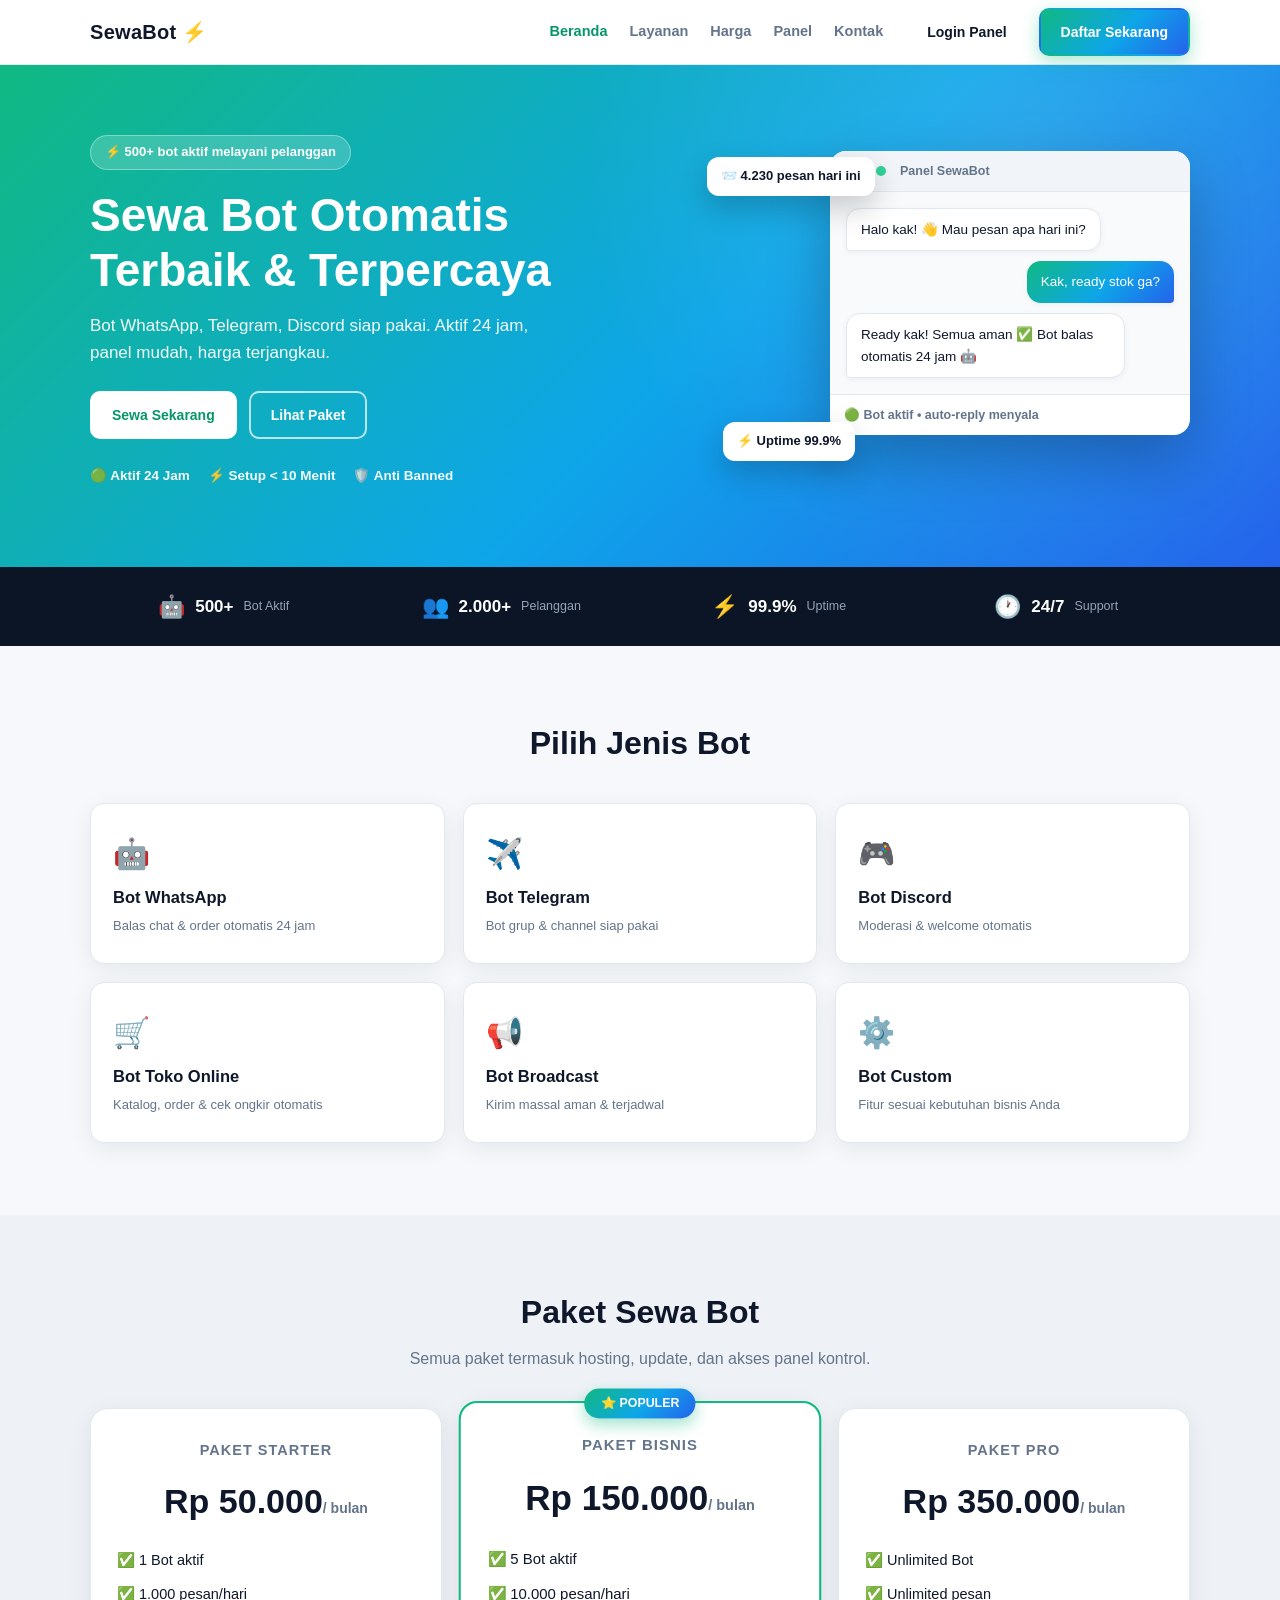
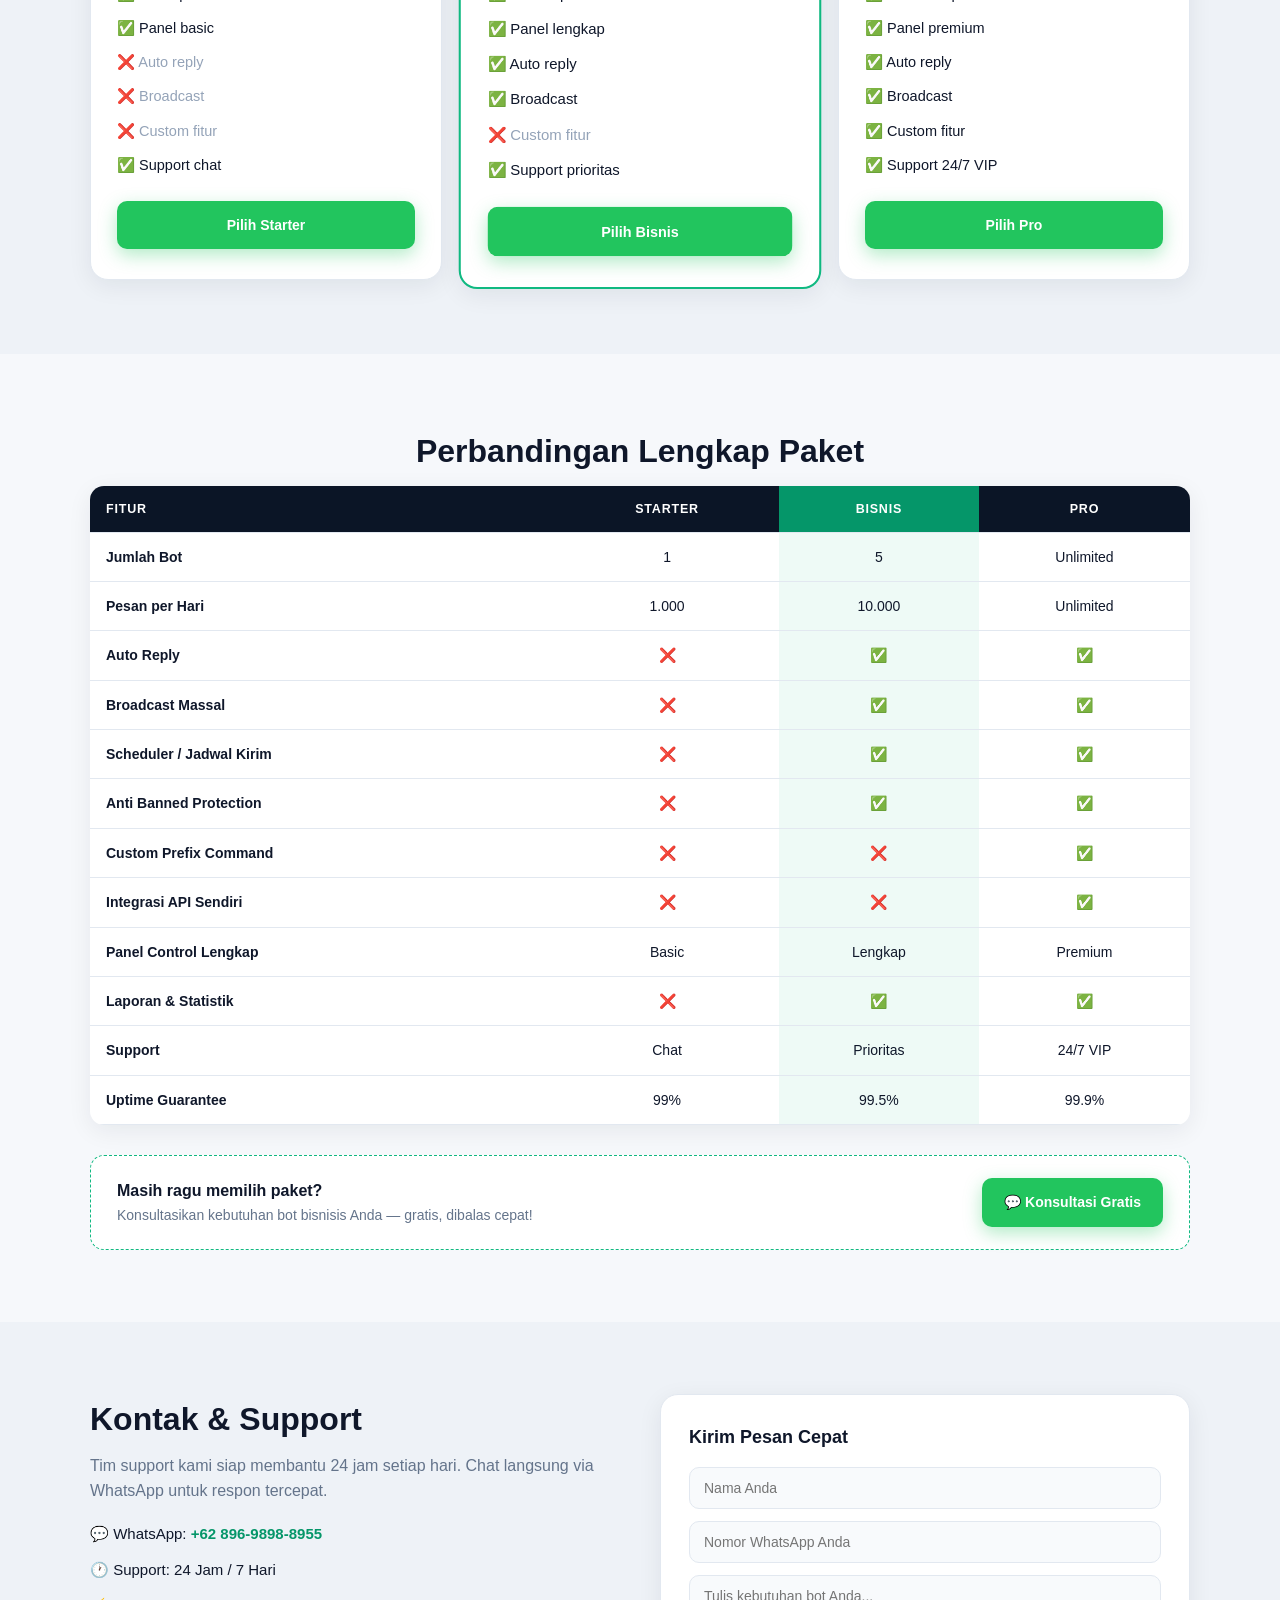
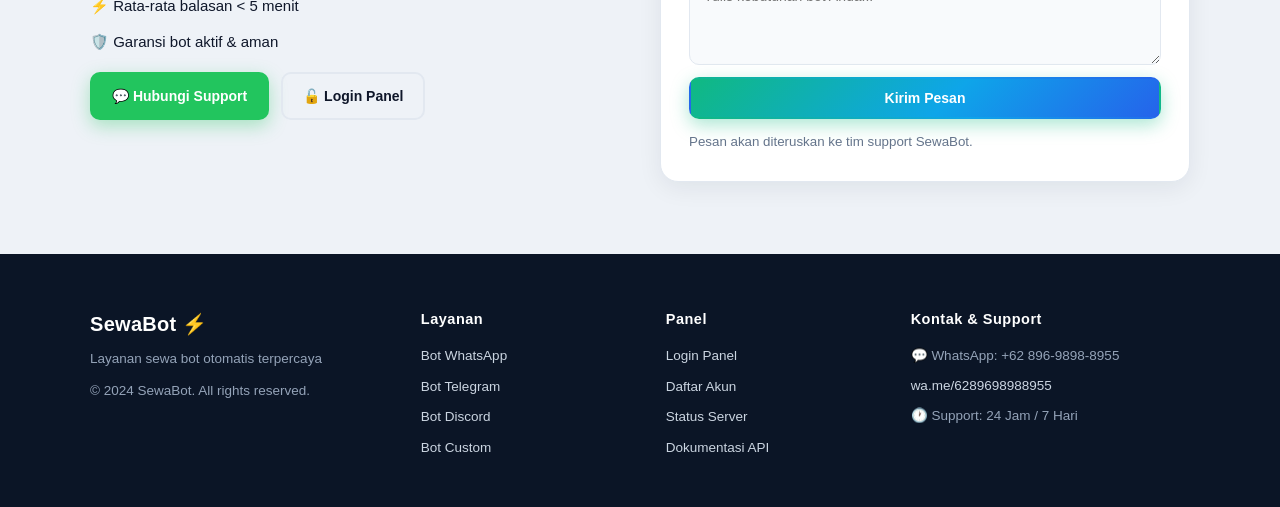
<file: index.html>
<!DOCTYPE html>
<html lang="id">
<head>
<meta charset="UTF-8">
<meta name="viewport" content="width=device-width, initial-scale=1.0">
<title>SewaBot - Sewa Bot Otomatis WhatsApp, Telegram & Discord</title>
<meta name="description" content="Layanan sewa bot otomatis WhatsApp, Telegram, Discord. Aktif 24 jam, panel mudah, harga terjangkau.">
<link rel="stylesheet" href="style.css">
</head>
<body>

<!-- ===================== NAVBAR ===================== -->
<header class="navbar">
  <div class="container nav-inner">
    <a href="index.html" class="logo">SewaBot <span>⚡</span></a>
    <nav class="nav-menu" id="navMenu">
      <a href="#beranda" class="active">Beranda</a>
      <a href="#layanan">Layanan</a>
      <a href="#harga">Harga</a>
      <a href="panel.html">Panel</a>
      <a href="#kontak">Kontak</a>
    </nav>
    <div class="nav-actions">
      <a class="btn btn-ghost" href="panel.html">Login Panel</a>
      <a class="btn btn-primary" href="https://wa.me/6289698988955?text=Halo,%20saya%20mau%20daftar%20akun%20SewaBot.%20Bisa%20dibantu?" target="_blank" rel="noopener">Daftar Sekarang</a>
      <button class="burger" id="burger" aria-label="Menu">☰</button>
    </div>
  </div>
</header>

<!-- ===================== HERO ===================== -->
<section class="hero" id="beranda">
  <div class="container hero-inner">
    <div class="hero-text">
      <span class="badge">⚡ 500+ bot aktif melayani pelanggan</span>
      <h1>Sewa Bot Otomatis <span>Terbaik &amp; Terpercaya</span></h1>
      <p>Bot WhatsApp, Telegram, Discord siap pakai. Aktif 24 jam, panel mudah, harga terjangkau.</p>
      <div class="hero-btns">
        <a class="btn btn-light" href="https://wa.me/6289698988955?text=Halo,%20saya%20mau%20sewa%20bot.%20Bisa%20dibantu?" target="_blank" rel="noopener">Sewa Sekarang</a>
        <a class="btn btn-outline-light" href="#harga">Lihat Paket</a>
      </div>
      <div class="hero-trust">
        <span>🟢 Aktif 24 Jam</span>
        <span>⚡ Setup &lt; 10 Menit</span>
        <span>🛡️ Anti Banned</span>
      </div>
    </div>
    <div class="hero-art" aria-hidden="true">
      <div class="bot-card">
        <div class="bot-card-head"><span class="dot r"></span><span class="dot y"></span><span class="dot g"></span><em>Panel SewaBot</em></div>
        <div class="chat">
          <div class="bubble in">Halo kak! 👋 Mau pesan apa hari ini?</div>
          <div class="bubble out">Kak, ready stok ga?</div>
          <div class="bubble in">Ready kak! Semua aman ✅ Bot balas otomatis 24 jam 🤖</div>
        </div>
        <div class="bot-card-foot">🟢 Bot aktif • auto-reply menyala</div>
      </div>
      <div class="float-chip chip-1">📨 4.230 pesan hari ini</div>
      <div class="float-chip chip-2">⚡ Uptime 99.9%</div>
    </div>
  </div>
</section>

<!-- ===================== STATS BAR ===================== -->
<section class="stats">
  <div class="container stats-grid">
    <div class="stat"><span class="stat-ico">🤖</span><strong>500+</strong><small>Bot Aktif</small></div>
    <div class="stat"><span class="stat-ico">👥</span><strong>2.000+</strong><small>Pelanggan</small></div>
    <div class="stat"><span class="stat-ico">⚡</span><strong>99.9%</strong><small>Uptime</small></div>
    <div class="stat"><span class="stat-ico">🕐</span><strong>24/7</strong><small>Support</small></div>
  </div>
</section>

<!-- ===================== KATEGORI LAYANAN ===================== -->
<section class="section" id="layanan">
  <div class="container">
    <h2 class="section-title">Pilih Jenis Bot</h2>
    <div class="kat-grid">
      <a class="kat" href="https://wa.me/6289698988955?text=Halo,%20saya%20mau%20sewa%20bot.%20Bisa%20dibantu?" target="_blank" rel="noopener">
        <span class="kat-ico">🤖</span><strong>Bot WhatsApp</strong><small>Balas chat &amp; order otomatis 24 jam</small>
      </a>
      <a class="kat" href="https://wa.me/6289698988955?text=Halo,%20saya%20mau%20sewa%20bot.%20Bisa%20dibantu?" target="_blank" rel="noopener">
        <span class="kat-ico">✈️</span><strong>Bot Telegram</strong><small>Bot grup &amp; channel siap pakai</small>
      </a>
      <a class="kat" href="https://wa.me/6289698988955?text=Halo,%20saya%20mau%20sewa%20bot.%20Bisa%20dibantu?" target="_blank" rel="noopener">
        <span class="kat-ico">🎮</span><strong>Bot Discord</strong><small>Moderasi &amp; welcome otomatis</small>
      </a>
      <a class="kat" href="https://wa.me/6289698988955?text=Halo,%20saya%20mau%20sewa%20bot.%20Bisa%20dibantu?" target="_blank" rel="noopener">
        <span class="kat-ico">🛒</span><strong>Bot Toko Online</strong><small>Katalog, order &amp; cek ongkir otomatis</small>
      </a>
      <a class="kat" href="https://wa.me/6289698988955?text=Halo,%20saya%20mau%20sewa%20bot.%20Bisa%20dibantu?" target="_blank" rel="noopener">
        <span class="kat-ico">📢</span><strong>Bot Broadcast</strong><small>Kirim massal aman &amp; terjadwal</small>
      </a>
      <a class="kat" href="https://wa.me/6289698988955?text=Halo,%20saya%20mau%20sewa%20bot.%20Bisa%20dibantu?" target="_blank" rel="noopener">
        <span class="kat-ico">⚙️</span><strong>Bot Custom</strong><small>Fitur sesuai kebutuhan bisnis Anda</small>
      </a>
    </div>
  </div>
</section>

<!-- ===================== PAKET / HARGA ===================== -->
<section class="section section-alt" id="harga">
  <div class="container">
    <h2 class="section-title">Paket Sewa Bot</h2>
    <p class="section-sub">Semua paket termasuk hosting, update, dan akses panel kontrol.</p>

    <div class="price-grid">
      <!-- STARTER -->
      <div class="price-card">
        <div class="price-head">PAKET STARTER</div>
        <div class="price-amount">Rp 50.000<small>/ bulan</small></div>
        <ul class="price-features">
          <li>✅ 1 Bot aktif</li>
          <li>✅ 1.000 pesan/hari</li>
          <li>✅ Panel basic</li>
          <li class="f-no">❌ Auto reply</li>
          <li class="f-no">❌ Broadcast</li>
          <li class="f-no">❌ Custom fitur</li>
          <li>✅ Support chat</li>
        </ul>
        <a class="btn btn-wa full" href="https://wa.me/6289698988955?text=Halo,%20saya%20mau%20sewa%20Bot%20Paket%20Starter.%20Bisa%20dibantu?" target="_blank" rel="noopener">Pilih Starter</a>
      </div>

      <!-- BISNIS -->
      <div class="price-card popular">
        <span class="pop-badge">⭐ POPULER</span>
        <div class="price-head">PAKET BISNIS</div>
        <div class="price-amount">Rp 150.000<small>/ bulan</small></div>
        <ul class="price-features">
          <li>✅ 5 Bot aktif</li>
          <li>✅ 10.000 pesan/hari</li>
          <li>✅ Panel lengkap</li>
          <li>✅ Auto reply</li>
          <li>✅ Broadcast</li>
          <li class="f-no">❌ Custom fitur</li>
          <li>✅ Support prioritas</li>
        </ul>
        <a class="btn btn-wa full" href="https://wa.me/6289698988955?text=Halo,%20saya%20mau%20sewa%20Bot%20Paket%20Bisnis.%20Bisa%20dibantu?" target="_blank" rel="noopener">Pilih Bisnis</a>
      </div>

      <!-- PRO -->
      <div class="price-card">
        <div class="price-head">PAKET PRO</div>
        <div class="price-amount">Rp 350.000<small>/ bulan</small></div>
        <ul class="price-features">
          <li>✅ Unlimited Bot</li>
          <li>✅ Unlimited pesan</li>
          <li>✅ Panel premium</li>
          <li>✅ Auto reply</li>
          <li>✅ Broadcast</li>
          <li>✅ Custom fitur</li>
          <li>✅ Support 24/7 VIP</li>
        </ul>
        <a class="btn btn-wa full" href="https://wa.me/6289698988955?text=Halo,%20saya%20mau%20sewa%20Bot%20Paket%20Pro.%20Bisa%20dibantu?" target="_blank" rel="noopener">Pilih Pro</a>
      </div>
    </div>
  </div>
</section>

<!-- ===================== TABEL PERBANDINGAN ===================== -->
<section class="section" id="perbandingan">
  <div class="container">
    <h2 class="section-title">Perbandingan Lengkap Paket</h2>
    <div class="table-wrap">
      <table class="compare-table">
        <thead>
          <tr>
            <th>FITUR</th><th>STARTER</th><th class="col-pop">BISNIS</th><th>PRO</th>
          </tr>
        </thead>
        <tbody>
          <tr><td>Jumlah Bot</td><td>1</td><td class="col-pop">5</td><td>Unlimited</td></tr>
          <tr><td>Pesan per Hari</td><td>1.000</td><td class="col-pop">10.000</td><td>Unlimited</td></tr>
          <tr><td>Auto Reply</td><td><span class="no">❌</span></td><td class="col-pop"><span class="yes">✅</span></td><td><span class="yes">✅</span></td></tr>
          <tr><td>Broadcast Massal</td><td><span class="no">❌</span></td><td class="col-pop"><span class="yes">✅</span></td><td><span class="yes">✅</span></td></tr>
          <tr><td>Scheduler / Jadwal Kirim</td><td><span class="no">❌</span></td><td class="col-pop"><span class="yes">✅</span></td><td><span class="yes">✅</span></td></tr>
          <tr><td>Anti Banned Protection</td><td><span class="no">❌</span></td><td class="col-pop"><span class="yes">✅</span></td><td><span class="yes">✅</span></td></tr>
          <tr><td>Custom Prefix Command</td><td><span class="no">❌</span></td><td class="col-pop"><span class="no">❌</span></td><td><span class="yes">✅</span></td></tr>
          <tr><td>Integrasi API Sendiri</td><td><span class="no">❌</span></td><td class="col-pop"><span class="no">❌</span></td><td><span class="yes">✅</span></td></tr>
          <tr><td>Panel Control Lengkap</td><td>Basic</td><td class="col-pop">Lengkap</td><td>Premium</td></tr>
          <tr><td>Laporan &amp; Statistik</td><td><span class="no">❌</span></td><td class="col-pop"><span class="yes">✅</span></td><td><span class="yes">✅</span></td></tr>
          <tr><td>Support</td><td>Chat</td><td class="col-pop">Prioritas</td><td>24/7 VIP</td></tr>
          <tr><td>Uptime Guarantee</td><td>99%</td><td class="col-pop">99.5%</td><td>99.9%</td></tr>
        </tbody>
      </table>
    </div>
    <div class="cta-strip">
      <div>
        <strong>Masih ragu memilih paket?</strong>
        <p>Konsultasikan kebutuhan bot bisnisis Anda — gratis, dibalas cepat!</p>
      </div>
      <a class="btn btn-wa" href="https://wa.me/6289698988955?text=Halo,%20saya%20butuh%20bantuan%20support." target="_blank" rel="noopener">💬 Konsultasi Gratis</a>
    </div>
  </div>
</section>

<!-- ===================== KONTAK ===================== -->
<section class="section section-alt" id="kontak">
  <div class="container contact-grid">
    <div>
      <h2 class="section-title left">Kontak &amp; Support</h2>
      <p class="muted">Tim support kami siap membantu 24 jam setiap hari. Chat langsung via WhatsApp untuk respon tercepat.</p>
      <ul class="contact-list">
        <li>💬 WhatsApp: <a href="https://wa.me/6289698988955" target="_blank" rel="noopener">+62 896-9898-8955</a></li>
        <li>🕐 Support: 24 Jam / 7 Hari</li>
        <li>⚡ Rata-rata balasan &lt; 5 menit</li>
        <li>🛡️ Garansi bot aktif &amp; aman</li>
      </ul>
      <div class="hero-btns" style="margin-top:18px">
        <a class="btn btn-wa" href="https://wa.me/6289698988955?text=Halo,%20saya%20butuh%20bantuan%20support." target="_blank" rel="noopener">💬 Hubungi Support</a>
        <a class="btn btn-ghost border" href="panel.html">🔓 Login Panel</a>
      </div>
    </div>
    <form class="contact-form" onsubmit="event.preventDefault();this.reset();toast('Pesan terkirim! Tim kami akan menghubungi Anda.');">
      <h3>Kirim Pesan Cepat</h3>
      <input type="text" placeholder="Nama Anda" required>
      <input type="text" placeholder="Nomor WhatsApp Anda" required>
      <textarea rows="4" placeholder="Tulis kebutuhan bot Anda..." required></textarea>
      <button class="btn btn-primary full" type="submit">Kirim Pesan</button>
      <small class="muted">Pesan akan diteruskan ke tim support SewaBot.</small>
    </form>
  </div>
</section>

<!-- ===================== FOOTER ===================== -->
<footer class="footer">
  <div class="container footer-grid">
    <div>
      <div class="logo f-logo">SewaBot <span>⚡</span></div>
      <p>Layanan sewa bot otomatis terpercaya</p>
      <small>© 2024 SewaBot. All rights reserved.</small>
    </div>
    <div>
      <h4>Layanan</h4>
      <a href="#layanan">Bot WhatsApp</a>
      <a href="#layanan">Bot Telegram</a>
      <a href="#layanan">Bot Discord</a>
      <a href="#layanan">Bot Custom</a>
    </div>
    <div>
      <h4>Panel</h4>
      <a href="panel.html">Login Panel</a>
      <a href="https://wa.me/6289698988955?text=Halo,%20saya%20mau%20daftar%20akun%20SewaBot.%20Bisa%20dibantu?" target="_blank" rel="noopener">Daftar Akun</a>
      <a href="panel.html#statistik">Status Server</a>
      <a href="https://wa.me/6289698988955?text=Halo,%20saya%20butuh%20bantuan%20support." target="_blank" rel="noopener">Dokumentasi API</a>
    </div>
    <div>
      <h4>Kontak &amp; Support</h4>
      <p>💬 WhatsApp: +62 896-9898-8955</p>
      <p><a href="https://wa.me/6289698988955" target="_blank" rel="noopener">wa.me/6289698988955</a></p>
      <p>🕐 Support: 24 Jam / 7 Hari</p>
    </div>
  </div>
</footer>

<div class="toast" id="toast">✅ Berhasil</div>

<script src="script.js"></script>
</body>
</html>
</file>
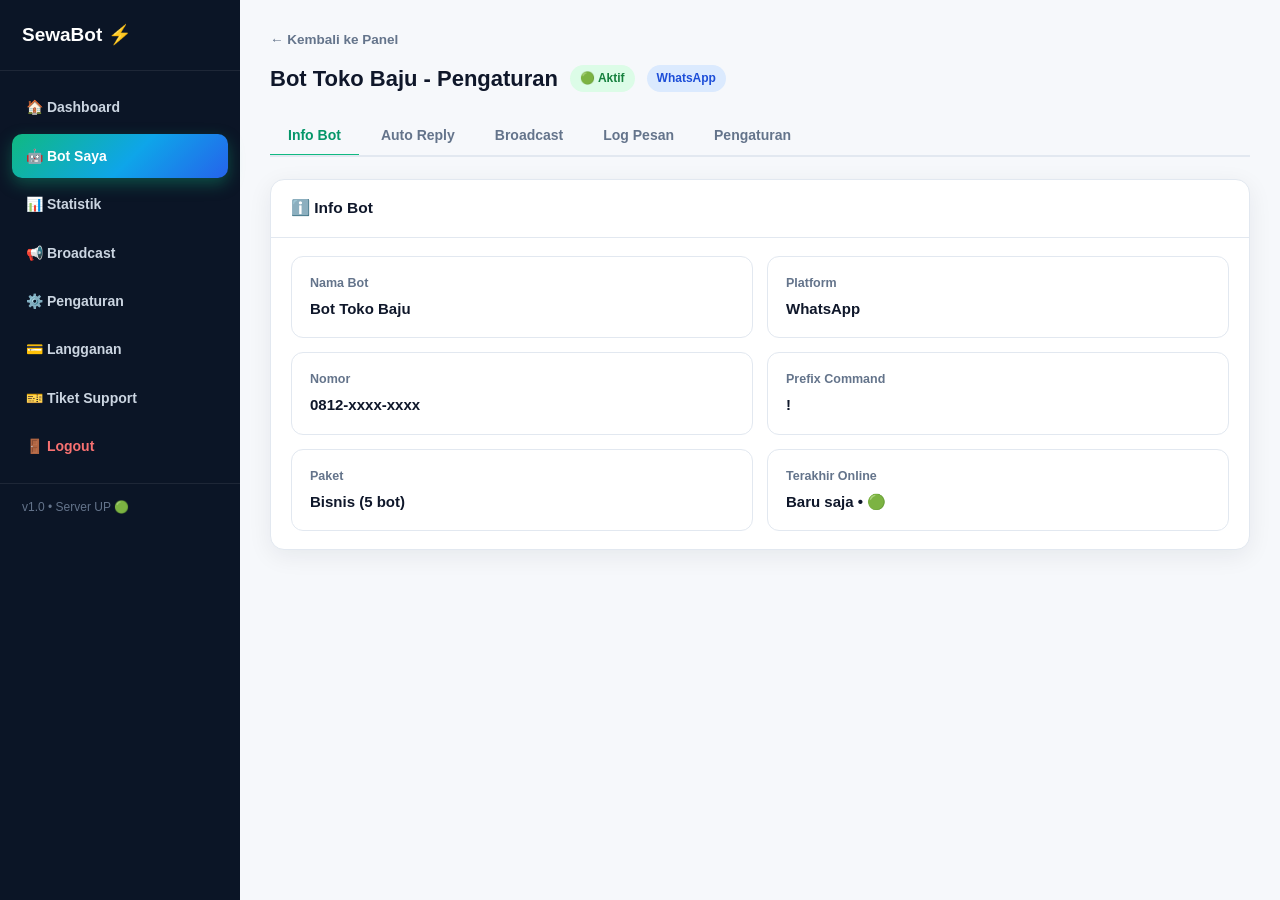
<file: kelola.html>
<!DOCTYPE html>
<html lang="id">
<head>
<meta charset="UTF-8">
<meta name="viewport" content="width=device-width, initial-scale=1.0">
<title>Bot Toko Baju - Pengaturan | SewaBot</title>
<link rel="stylesheet" href="style.css">
</head>
<body>
<div class="panel-wrap">

  <!-- ===================== SIDEBAR ===================== -->
  <aside class="sidebar">
    <a href="index.html" class="side-logo">SewaBot <span>⚡</span></a>
    <nav class="side-menu">
      <a href="panel.html">🏠 Dashboard</a>
      <a href="panel.html#bots" class="active">🤖 Bot Saya</a>
      <a href="panel.html#statistik">📊 Statistik</a>
      <a href="panel.html#broadcast">📢 Broadcast</a>
      <a href="#" data-demo="Pengaturan">⚙️ Pengaturan</a>
      <a href="panel.html#langganan">💳 Langganan</a>
      <a href="panel.html#tiket">🎫 Tiket Support</a>
      <a href="index.html" class="logout">🚪 Logout</a>
    </nav>
    <div class="side-foot">v1.0 • Server UP 🟢</div>
  </aside>

  <!-- ===================== AREA UTAMA ===================== -->
  <main class="panel-main">

    <a class="back-link" href="panel.html#bots">← Kembali ke Panel</a>
    <div class="bot-title-row">
      <h1>Bot Toko Baju - Pengaturan</h1>
      <span class="badge-st st-aktif">🟢 Aktif</span>
      <span class="badge-st st-kirim">WhatsApp</span>
    </div>

    <!-- TABS -->
    <div class="tabs" id="tabs">
      <button class="tab-btn active" data-tab="info">Info Bot</button>
      <button class="tab-btn" data-tab="autoreply">Auto Reply</button>
      <button class="tab-btn" data-tab="broadcast">Broadcast</button>
      <button class="tab-btn" data-tab="log">Log Pesan</button>
      <button class="tab-btn" data-tab="setting">Pengaturan</button>
    </div>

    <!-- TAB: INFO BOT -->
    <section class="tab-panel active" id="tab-info">
      <div class="panel">
        <div class="panel-head"><h3>ℹ️ Info Bot</h3></div>
        <div class="chart-box">
          <div class="info-grid">
            <div class="info-item"><small>Nama Bot</small><strong>Bot Toko Baju</strong></div>
            <div class="info-item"><small>Platform</small><strong>WhatsApp</strong></div>
            <div class="info-item"><small>Nomor</small><strong>0812-xxxx-xxxx</strong></div>
            <div class="info-item"><small>Prefix Command</small><strong>!</strong></div>
            <div class="info-item"><small>Paket</small><strong>Bisnis (5 bot)</strong></div>
            <div class="info-item"><small>Terakhir Online</small><strong>Baru saja • 🟢</strong></div>
          </div>
        </div>
      </div>
    </section>

    <!-- TAB: AUTO REPLY -->
    <section class="tab-panel" id="tab-autoreply">
      <div class="panel">
        <div class="panel-head">
          <h3>💬 Auto Reply</h3>
          <span class="panel-note">4 kata kunci aktif</span>
        </div>
        <div class="table-wrap">
          <table>
            <thead>
              <tr><th>KATA KUNCI</th><th>BALASAN OTOMATIS</th><th>AKSI</th></tr>
            </thead>
            <tbody id="kwBody">
              <tr>
                <td><strong>harga, price</strong></td>
                <td>"Halo! Cek katalog di bit.ly/..."</td>
                <td>
                  <button class="btn btn-ghost border btn-sm" data-kw-edit>Edit</button>
                  <button class="btn btn-ghost border btn-sm" data-kw-del>Hapus</button>
                </td>
              </tr>
              <tr>
                <td><strong>order, pesan</strong></td>
                <td>"Silakan isi form order: ..."</td>
                <td>
                  <button class="btn btn-ghost border btn-sm" data-kw-edit>Edit</button>
                  <button class="btn btn-ghost border btn-sm" data-kw-del>Hapus</button>
                </td>
              </tr>
              <tr>
                <td><strong>lokasi, alamat</strong></td>
                <td>"Kami di Jl. Merdeka No.10 ..."</td>
                <td>
                  <button class="btn btn-ghost border btn-sm" data-kw-edit>Edit</button>
                  <button class="btn btn-ghost border btn-sm" data-kw-del>Hapus</button>
                </td>
              </tr>
              <tr>
                <td><strong>jam buka</strong></td>
                <td>"Buka Senin-Sabtu 09.00-21.00"</td>
                <td>
                  <button class="btn btn-ghost border btn-sm" data-kw-edit>Edit</button>
                  <button class="btn btn-ghost border btn-sm" data-kw-del>Hapus</button>
                </td>
              </tr>
            </tbody>
          </table>
        </div>
        <div class="add-row-bar">
          <input id="kwInput" type="text" placeholder="Kata kunci baru (pisahkan dengan koma)...">
          <input id="kwReply" type="text" placeholder="Balasan otomatis...">
          <button class="btn btn-primary btn-sm" id="kwAdd">+ Tambah Auto Reply</button>
        </div>
      </div>
    </section>

    <!-- TAB: BROADCAST -->
    <section class="tab-panel" id="tab-broadcast">
      <div class="panel">
        <div class="panel-head">
          <h3>📢 Broadcast Bot Ini</h3>
          <button class="btn btn-primary btn-sm" data-demo="Broadcast Baru">+ Broadcast Baru</button>
        </div>
        <div class="table-wrap">
          <table>
            <thead>
              <tr><th>JUDUL</th><th>TARGET</th><th>JADWAL</th><th>STATUS</th></tr>
            </thead>
            <tbody>
              <tr>
                <td><strong>Promo Akhir Bulan</strong></td><td>532 kontak</td><td>13 Okt 08.00</td>
                <td><span class="badge-st st-proses">⏳ Pending</span></td>
              </tr>
              <tr>
                <td><strong>Pengingat Pembayaran</strong></td><td>89 kontak</td><td>12 Okt 19.00</td>
                <td><span class="badge-st st-ok">✅ Terkirim</span></td>
              </tr>
            </tbody>
          </table>
        </div>
      </div>
    </section>

    <!-- TAB: LOG PESAN -->
    <section class="tab-panel" id="tab-log">
      <div class="panel">
        <div class="panel-head">
          <h3>📜 Log Pesan</h3>
          <span class="panel-note">100 pesan terakhir • auto-refresh</span>
        </div>
        <ul class="log-list">
          <li><span class="log-time">12 Okt 14:32</span><span class="log-tag in">MASUK</span><span>"kak masih ready gamis navy?"</span></li>
          <li><span class="log-time">12 Okt 14:32</span><span class="log-tag out">KELUAR</span><span>Auto reply: "Ready kak! Cek katalog di bit.ly/..."</span></li>
          <li><span class="log-time">12 Okt 14:10</span><span class="log-tag in">MASUK</span><span>"harga hijab voal berapa?"</span></li>
          <li><span class="log-time">12 Okt 14:10</span><span class="log-tag out">KELUAR</span><span>Auto reply: "Halo! Cek katalog di bit.ly/..."</span></li>
          <li><span class="log-time">12 Okt 13:55</span><span class="log-tag in">MASUK</span><span>"buka sampai jam berapa?"</span></li>
          <li><span class="log-time">12 Okt 13:55</span><span class="log-tag out">KELUAR</span><span>Auto reply: "Buka Senin-Sabtu 09.00-21.00"</span></li>
          <li><span class="log-time">12 Okt 13:20</span><span class="log-tag out">KELUAR</span><span>Broadcast: "Promo Akhir Bulan 🎉" → 532 kontak</span></li>
        </ul>
      </div>
    </section>

    <!-- TAB: PENGATURAN -->
    <section class="tab-panel" id="tab-setting">
      <div class="panel">
        <div class="panel-head"><h3>⚙️ Pengaturan Bot</h3></div>
        <div class="setting-row">
          <div><strong>Auto Restart</strong><small>Restart bot otomatis jika disconnect</small></div>
          <label class="switch"><input type="checkbox" checked><span class="slider"></span></label>
        </div>
        <div class="setting-row">
          <div><strong>Anti Banned Protection</strong><small>Batas aman pengiriman pesan per menit</small></div>
          <label class="switch"><input type="checkbox" checked><span class="slider"></span></label>
        </div>
        <div class="setting-row">
          <div><strong>Notifikasi WhatsApp</strong><small>Kirim laporan harian ke nomor admin</small></div>
          <label class="switch"><input type="checkbox" checked><span class="slider"></span></label>
        </div>
        <div class="setting-row">
          <div><strong>Mode Malam (Do Not Disturb)</strong><small>Menahan balasan otomatis jam 22.00 - 07.00</small></div>
          <label class="switch"><input type="checkbox"><span class="slider"></span></label>
        </div>
        <div class="add-row-bar">
          <button class="btn btn-primary btn-sm" data-demo="Simpan Pengaturan">💾 Simpan Perubahan</button>
          <a class="btn btn-wa btn-sm" href="https://wa.me/6289698988955?text=Halo,%20saya%20butuh%20bantuan%20support." target="_blank" rel="noopener">💬 Butuh Bantuan?</a>
        </div>
      </div>
    </section>

  </main>
</div>

<div class="toast" id="toast">✅ Berhasil</div>
<script src="script.js"></script>
</body>
</html>
</file>
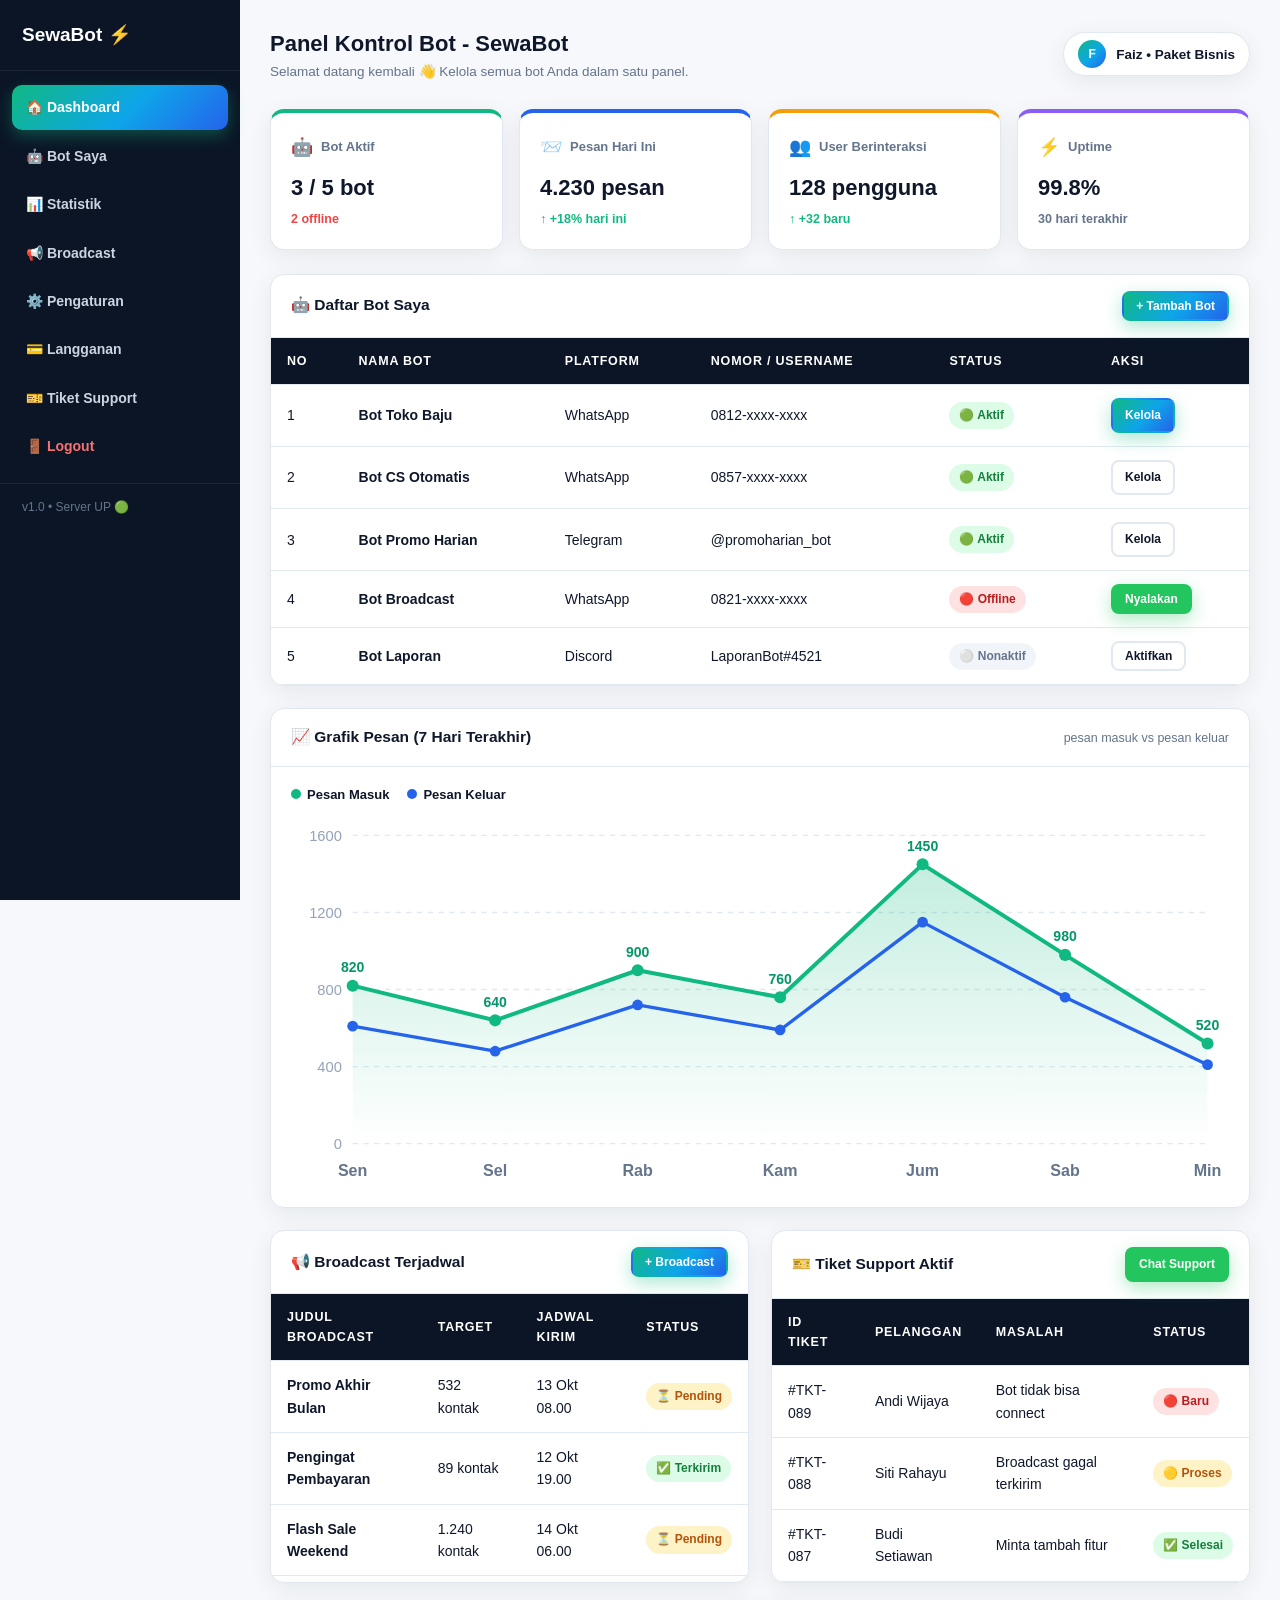
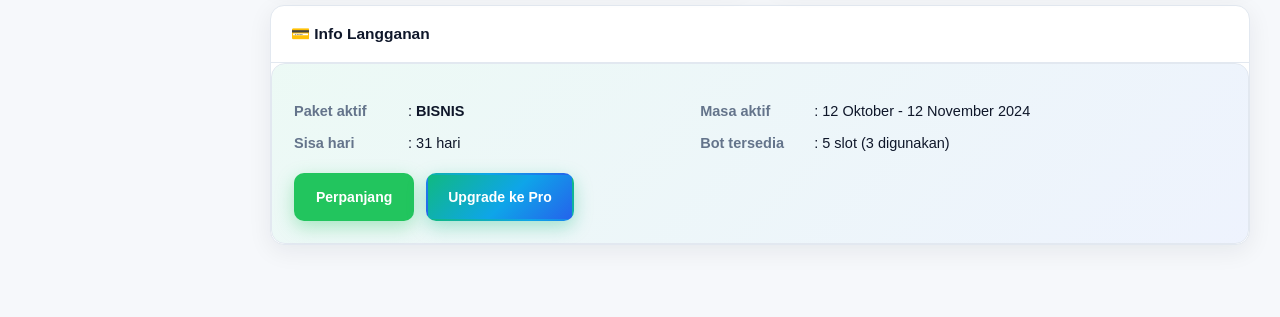
<file: panel.html>
<!DOCTYPE html>
<html lang="id">
<head>
<meta charset="UTF-8">
<meta name="viewport" content="width=device-width, initial-scale=1.0">
<title>Panel Kontrol Bot - SewaBot</title>
<link rel="stylesheet" href="style.css">
</head>
<body>
<div class="panel-wrap">

  <!-- ===================== SIDEBAR ===================== -->
  <aside class="sidebar">
    <a href="index.html" class="side-logo">SewaBot <span>⚡</span></a>
    <nav class="side-menu">
      <a href="#dashboard" class="active">🏠 Dashboard</a>
      <a href="#bots">🤖 Bot Saya</a>
      <a href="#statistik">📊 Statistik</a>
      <a href="#broadcast">📢 Broadcast</a>
      <a href="#" data-demo="Pengaturan">⚙️ Pengaturan</a>
      <a href="#langganan">💳 Langganan</a>
      <a href="#tiket">🎫 Tiket Support</a>
      <a href="index.html" class="logout">🚪 Logout</a>
    </nav>
    <div class="side-foot">v1.0 • Server UP 🟢</div>
  </aside>

  <!-- ===================== AREA UTAMA ===================== -->
  <main class="panel-main">

    <div class="panel-topbar" id="dashboard">
      <div>
        <h1>Panel Kontrol Bot - SewaBot</h1>
        <div class="sub">Selamat datang kembali 👋 Kelola semua bot Anda dalam satu panel.</div>
      </div>
      <div class="user-chip"><span class="av">F</span> Faiz • Paket Bisnis</div>
    </div>

    <!-- KARTU RINGKASAN -->
    <div class="cards-grid">
      <div class="card-kpi">
        <div class="kpi-top"><span class="kpi-ico">🤖</span><span class="kpi-label">Bot Aktif</span></div>
        <div class="kpi-value">3 / 5 bot</div>
        <div class="kpi-sub danger">2 offline</div>
      </div>
      <div class="card-kpi k-blue">
        <div class="kpi-top"><span class="kpi-ico">📨</span><span class="kpi-label">Pesan Hari Ini</span></div>
        <div class="kpi-value">4.230 pesan</div>
        <div class="kpi-sub up">↑ +18% hari ini</div>
      </div>
      <div class="card-kpi k-amber">
        <div class="kpi-top"><span class="kpi-ico">👥</span><span class="kpi-label">User Berinteraksi</span></div>
        <div class="kpi-value">128 pengguna</div>
        <div class="kpi-sub up">↑ +32 baru</div>
      </div>
      <div class="card-kpi k-purple">
        <div class="kpi-top"><span class="kpi-ico">⚡</span><span class="kpi-label">Uptime</span></div>
        <div class="kpi-value">99.8%</div>
        <div class="kpi-sub">30 hari terakhir</div>
      </div>
    </div>

    <!-- DAFTAR BOT SAYA -->
    <div class="panel" id="bots">
      <div class="panel-head">
        <h3>🤖 Daftar Bot Saya</h3>
        <button class="btn btn-primary btn-sm" data-demo="Tambah Bot">+ Tambah Bot</button>
      </div>
      <div class="table-wrap">
        <table>
          <thead>
            <tr><th>NO</th><th>NAMA BOT</th><th>PLATFORM</th><th>NOMOR / USERNAME</th><th>STATUS</th><th>AKSI</th></tr>
          </thead>
          <tbody id="botBody">
            <tr>
              <td>1</td><td><strong>Bot Toko Baju</strong></td><td>WhatsApp</td><td>0812-xxxx-xxxx</td>
              <td><span class="badge-st st-aktif">🟢 Aktif</span></td>
              <td><a class="btn btn-primary btn-sm" href="kelola.html">Kelola</a></td>
            </tr>
            <tr>
              <td>2</td><td><strong>Bot CS Otomatis</strong></td><td>WhatsApp</td><td>0857-xxxx-xxxx</td>
              <td><span class="badge-st st-aktif">🟢 Aktif</span></td>
              <td><a class="btn btn-ghost border btn-sm" href="kelola.html">Kelola</a></td>
            </tr>
            <tr>
              <td>3</td><td><strong>Bot Promo Harian</strong></td><td>Telegram</td><td>@promoharian_bot</td>
              <td><span class="badge-st st-aktif">🟢 Aktif</span></td>
              <td><a class="btn btn-ghost border btn-sm" href="kelola.html">Kelola</a></td>
            </tr>
            <tr>
              <td>4</td><td><strong>Bot Broadcast</strong></td><td>WhatsApp</td><td>0821-xxxx-xxxx</td>
              <td><span class="badge-st st-off">🔴 Offline</span></td>
              <td><button class="btn btn-wa btn-sm" data-toggle-bot="Nyalakan">Nyalakan</button></td>
            </tr>
            <tr>
              <td>5</td><td><strong>Bot Laporan</strong></td><td>Discord</td><td>LaporanBot#4521</td>
              <td><span class="badge-st st-non">⚪ Nonaktif</span></td>
              <td><button class="btn btn-ghost border btn-sm" data-toggle-bot="Aktifkan">Aktifkan</button></td>
            </tr>
          </tbody>
        </table>
      </div>
    </div>

    <!-- GRAFIK PESAN -->
    <div class="panel" id="statistik">
      <div class="panel-head">
        <h3>📈 Grafik Pesan (7 Hari Terakhir)</h3>
        <span class="panel-note">pesan masuk vs pesan keluar</span>
      </div>
      <div class="chart-box">
        <div class="chart-legend">
          <span><i class="legend-dot" style="background:#10b981"></i>Pesan Masuk</span>
          <span><i class="legend-dot" style="background:#2563eb"></i>Pesan Keluar</span>
        </div>
        <div class="chart" id="chart"><!-- diisi JS (SVG line chart) --></div>
      </div>
    </div>

    <div class="dash-2col" style="display:grid;grid-template-columns:1fr 1fr;gap:22px">
      <!-- BROADCAST TERJADWAL -->
      <div class="panel" id="broadcast">
        <div class="panel-head">
          <h3>📢 Broadcast Terjadwal</h3>
          <button class="btn btn-primary btn-sm" data-demo="Broadcast Baru">+ Broadcast</button>
        </div>
        <div class="table-wrap">
          <table style="min-width:0">
            <thead>
              <tr><th>JUDUL BROADCAST</th><th>TARGET</th><th>JADWAL KIRIM</th><th>STATUS</th></tr>
            </thead>
            <tbody>
              <tr>
                <td><strong>Promo Akhir Bulan</strong></td><td>532 kontak</td><td>13 Okt 08.00</td>
                <td><span class="badge-st st-proses">⏳ Pending</span></td>
              </tr>
              <tr>
                <td><strong>Pengingat Pembayaran</strong></td><td>89 kontak</td><td>12 Okt 19.00</td>
                <td><span class="badge-st st-ok">✅ Terkirim</span></td>
              </tr>
              <tr>
                <td><strong>Flash Sale Weekend</strong></td><td>1.240 kontak</td><td>14 Okt 06.00</td>
                <td><span class="badge-st st-proses">⏳ Pending</span></td>
              </tr>
            </tbody>
          </table>
        </div>
      </div>

      <!-- TIKET SUPPORT -->
      <div class="panel" id="tiket">
        <div class="panel-head">
          <h3>🎫 Tiket Support Aktif</h3>
          <a class="btn btn-wa btn-sm" href="https://wa.me/6289698988955?text=Halo,%20saya%20butuh%20bantuan%20support." target="_blank" rel="noopener">Chat Support</a>
        </div>
        <div class="table-wrap">
          <table style="min-width:0">
            <thead>
              <tr><th>ID TIKET</th><th>PELANGGAN</th><th>MASALAH</th><th>STATUS</th></tr>
            </thead>
            <tbody>
              <tr>
                <td>#TKT-089</td><td>Andi Wijaya</td><td>Bot tidak bisa connect</td>
                <td><span class="badge-st st-baru">🔴 Baru</span></td>
              </tr>
              <tr>
                <td>#TKT-088</td><td>Siti Rahayu</td><td>Broadcast gagal terkirim</td>
                <td><span class="badge-st st-proses2">🟡 Proses</span></td>
              </tr>
              <tr>
                <td>#TKT-087</td><td>Budi Setiawan</td><td>Minta tambah fitur</td>
                <td><span class="badge-st st-selesai">✅ Selesai</span></td>
              </tr>
            </tbody>
          </table>
        </div>
      </div>
    </div>

    <!-- INFO LANGGANAN -->
    <div class="panel" id="langganan">
      <div class="panel-head"><h3>💳 Info Langganan</h3></div>
      <div class="sub-box">
        <div class="sub-rows">
          <div><b>Paket aktif</b> : <strong>BISNIS</strong></div>
          <div><b>Masa aktif</b> : 12 Oktober - 12 November 2024</div>
          <div><b>Sisa hari</b> : 31 hari</div>
          <div><b>Bot tersedia</b> : 5 slot (3 digunakan)</div>
        </div>
        <div class="sub-actions">
          <a class="btn btn-wa" href="https://wa.me/6289698988955?text=Halo,%20saya%20mau%20perpanjang%20langganan%20bot.%20Bisa%20dibantu?" target="_blank" rel="noopener">Perpanjang</a>
          <a class="btn btn-primary" href="https://wa.me/6289698988955?text=Halo,%20saya%20mau%20upgrade%20ke%20Paket%20Pro.%20Bisa%20dibantu?" target="_blank" rel="noopener">Upgrade ke Pro</a>
        </div>
      </div>
    </div>

  </main>
</div>

<div class="toast" id="toast">✅ Berhasil</div>
<script src="script.js"></script>
</body>
</html>
</file>
<file: style.css>
/* ================= SewaBot Panel - Main Stylesheet ================= */
:root{
  --green:#10b981;
  --green-dark:#059669;
  --blue:#2563eb;
  --blue-dark:#1d4ed8;
  --grad:linear-gradient(135deg,#10b981 0%,#0ea5e9 55%,#2563eb 100%);
  --dark:#0b1526;
  --dark-2:#111f36;
  --text:#0f172a;
  --muted:#64748b;
  --line:#e2e8f0;
  --bg:#f6f8fb;
  --card:#ffffff;
  --wa:#22c55e;
  --red:#ef4444;
  --amber:#f59e0b;
  --radius:14px;
  --shadow:0 6px 24px rgba(15,23,42,.07);
}
*{margin:0;padding:0;box-sizing:border-box}
html{scroll-behavior:smooth}
body{
  font-family:-apple-system,BlinkMacSystemFont,"Segoe UI",Roboto,"Helvetica Neue",Arial,sans-serif;
  background:var(--bg);color:var(--text);line-height:1.6;-webkit-font-smoothing:antialiased;
}
img{max-width:100%}
a{color:inherit;text-decoration:none}
.container{max-width:1140px;margin:0 auto;padding:0 20px}
.muted{color:var(--muted)}

/* ---------- Buttons ---------- */
.btn{
  display:inline-flex;align-items:center;justify-content:center;gap:6px;
  padding:11px 20px;border-radius:10px;font-size:14px;font-weight:600;
  border:2px solid transparent;cursor:pointer;transition:.2s;white-space:nowrap;
}
.btn:hover{transform:translateY(-2px)}
.btn-primary{background:var(--grad);color:#fff;box-shadow:0 6px 18px rgba(16,185,129,.35)}
.btn-wa{background:var(--wa);color:#fff;box-shadow:0 6px 18px rgba(34,197,94,.35)}
.btn-wa:hover{background:#16a34a}
.btn-light{background:#fff;color:var(--green-dark)}
.btn-outline-light{background:transparent;color:#fff;border-color:rgba(255,255,255,.7)}
.btn-outline-light:hover{background:rgba(255,255,255,.15)}
.btn-ghost{background:transparent;color:var(--text)}
.btn-ghost.border{border-color:var(--line)}
.btn-ghost:hover{background:#eef2f7}
.full{width:100%}
.btn-sm{padding:6px 12px;font-size:12px;border-radius:8px}

/* ---------- Navbar ---------- */
.navbar{
  position:sticky;top:0;z-index:50;background:rgba(255,255,255,.92);
  backdrop-filter:blur(10px);border-bottom:1px solid var(--line);
}
.nav-inner{display:flex;align-items:center;gap:22px;height:64px}
.logo{font-size:20px;font-weight:800;letter-spacing:.3px}
.logo span{color:var(--green)}
.nav-menu{display:flex;gap:22px;margin-left:auto}
.nav-menu a{font-size:14.5px;font-weight:600;color:var(--muted);transition:.2s}
.nav-menu a:hover,.nav-menu a.active{color:var(--green-dark)}
.nav-actions{display:flex;align-items:center;gap:10px}
.burger{display:none;background:none;border:none;font-size:22px;cursor:pointer;color:var(--text)}

/* ---------- Hero ---------- */
.hero{background:var(--grad);color:#fff;overflow:hidden;position:relative}
.hero::after{
  content:"";position:absolute;inset:0;
  background:radial-gradient(circle at 80% 20%,rgba(255,255,255,.12),transparent 40%);
  pointer-events:none;
}
.hero-inner{display:grid;grid-template-columns:1.1fr .9fr;gap:40px;align-items:center;padding:70px 20px 80px;position:relative;z-index:1}
.badge{
  display:inline-block;background:rgba(255,255,255,.18);border:1px solid rgba(255,255,255,.35);
  padding:6px 14px;border-radius:99px;font-size:13px;font-weight:600;margin-bottom:18px;
}
.hero h1{font-size:clamp(30px,4.6vw,46px);line-height:1.2;font-weight:800;margin-bottom:14px}
.hero h1 span{background:#fff;-webkit-background-clip:text;background-clip:text;color:transparent}
.hero p{font-size:17px;opacity:.95;max-width:480px;margin-bottom:24px}
.hero-btns{display:flex;gap:12px;flex-wrap:wrap}
.hero-trust{display:flex;gap:18px;flex-wrap:wrap;margin-top:26px;font-size:13.5px;font-weight:600;opacity:.95}

/* Hero art: mock panel + chat */
.hero-art{position:relative;min-height:320px}
.bot-card{
  background:#fff;color:var(--text);border-radius:16px;box-shadow:0 24px 60px rgba(0,0,0,.25);
  overflow:hidden;max-width:360px;margin-left:auto;
}
.bot-card-head{display:flex;align-items:center;gap:6px;background:#f1f5f9;padding:10px 14px;border-bottom:1px solid var(--line)}
.bot-card-head em{margin-left:8px;font-style:normal;font-size:12.5px;font-weight:700;color:var(--muted)}
.dot{width:10px;height:10px;border-radius:50%;display:inline-block}
.dot.r{background:#f87171}.dot.y{background:#fbbf24}.dot.g{background:#34d399}
.chat{padding:16px;display:flex;flex-direction:column;gap:10px;background:#f8fafc}
.bubble{padding:10px 14px;border-radius:14px;font-size:13.5px;max-width:85%;box-shadow:0 2px 6px rgba(15,23,42,.05)}
.bubble.in{background:#fff;border:1px solid var(--line);align-self:flex-start;border-bottom-left-radius:4px}
.bubble.out{background:var(--grad);color:#fff;align-self:flex-end;border-bottom-right-radius:4px}
.bot-card-foot{padding:10px 14px;font-size:12.5px;font-weight:600;color:var(--muted);border-top:1px solid var(--line)}
.float-chip{
  position:absolute;background:#fff;color:var(--text);border-radius:12px;
  padding:9px 14px;font-size:13px;font-weight:700;box-shadow:0 12px 30px rgba(0,0,0,.2);
  animation:floaty 3.5s ease-in-out infinite;
}
.chip-1{top:6px;left:-6px}
.chip-2{bottom:10px;left:10px;animation-delay:1.2s}
@keyframes floaty{0%,100%{transform:translateY(0)}50%{transform:translateY(-10px)}}

/* ---------- Stats ---------- */
.stats{background:var(--dark);color:#fff}
.stats-grid{display:grid;grid-template-columns:repeat(4,1fr);gap:10px;padding:22px 20px}
.stat{display:flex;align-items:center;gap:10px;justify-content:center;font-size:14px}
.stat-ico{font-size:22px}
.stat strong{font-size:17px}
.stat small{color:#94a3b8;font-size:12.5px}

/* ---------- Sections ---------- */
.section{padding:72px 0}
.section-alt{background:#eef2f7}
.section-title{text-align:center;font-size:clamp(24px,3.2vw,32px);font-weight:800;margin-bottom:8px}
.section-title.left{text-align:left}
.section-sub{text-align:center;color:var(--muted);margin-bottom:36px}

/* ---------- Kategori Layanan ---------- */
.kat-grid{display:grid;grid-template-columns:repeat(3,1fr);gap:18px;margin-top:34px}
.kat{
  background:var(--card);border:1px solid var(--line);border-radius:var(--radius);
  padding:26px 22px;display:flex;flex-direction:column;gap:6px;transition:.2s;box-shadow:var(--shadow);
}
.kat:hover{transform:translateY(-5px);border-color:var(--green);box-shadow:0 14px 34px rgba(16,185,129,.18)}
.kat-ico{font-size:30px}
.kat strong{font-size:16.5px}
.kat small{color:var(--muted);font-size:13px}

/* ---------- Pricing ---------- */
.price-grid{display:grid;grid-template-columns:repeat(3,1fr);gap:22px;margin-top:34px;align-items:start}
.price-card{
  background:var(--card);border:1px solid var(--line);border-radius:18px;
  padding:30px 26px;position:relative;box-shadow:var(--shadow);transition:.2s;
}
.price-card:hover{transform:translateY(-5px)}
.price-card.popular{border:2px solid var(--green);transform:scale(1.03)}
.price-card.popular:hover{transform:scale(1.03) translateY(-5px)}
.pop-badge{
  position:absolute;top:-14px;left:50%;transform:translateX(-50%);
  background:var(--grad);color:#fff;font-size:12px;font-weight:700;
  padding:5px 16px;border-radius:99px;white-space:nowrap;box-shadow:0 6px 16px rgba(16,185,129,.4);
}
.price-head{text-align:center;font-weight:800;letter-spacing:1px;font-size:14.5px;color:var(--muted)}
.price-amount{text-align:center;font-size:34px;font-weight:800;margin:12px 0 20px}
.price-amount small{font-size:14px;font-weight:600;color:var(--muted)}
.price-features{list-style:none;display:flex;flex-direction:column;gap:11px;margin-bottom:24px}
.price-features li{font-size:14.5px}
.price-features li.f-no{color:#94a3b8}

/* ---------- Compare Table ---------- */
.table-wrap{overflow-x:auto;border-radius:var(--radius);box-shadow:var(--shadow);background:var(--card)}
table{width:100%;border-collapse:collapse;min-width:560px}
th,td{padding:13px 16px;text-align:left;font-size:14px;border-bottom:1px solid var(--line)}
thead th{background:var(--dark);color:#fff;font-size:12.5px;letter-spacing:.8px;text-transform:uppercase}
tbody tr:hover{background:#f8fafc}
.compare-table td:first-child{font-weight:600}
.col-pop{background:rgba(16,185,129,.07)}
thead th.col-pop{background:var(--green-dark)}
.yes{color:var(--green);font-weight:700}
.no{color:#f87171}
.compare-table td:not(:first-child){text-align:center}
.compare-table th:not(:first-child){text-align:center}

.cta-strip{
  margin-top:30px;background:var(--card);border:1px dashed var(--green);border-radius:var(--radius);
  padding:22px 26px;display:flex;align-items:center;justify-content:space-between;gap:18px;flex-wrap:wrap;
}
.cta-strip p{color:var(--muted);font-size:14px}

/* ---------- Kontak ---------- */
.contact-grid{display:grid;grid-template-columns:1fr 1fr;gap:40px;align-items:start}
.contact-list{list-style:none;margin-top:18px;display:flex;flex-direction:column;gap:12px;font-size:15px}
.contact-list a{color:var(--green-dark);font-weight:700}
.contact-form{
  background:var(--card);border:1px solid var(--line);border-radius:18px;
  padding:28px;display:flex;flex-direction:column;gap:12px;box-shadow:var(--shadow);
}
.contact-form h3{font-size:18px;margin-bottom:4px}
.contact-form input,.contact-form textarea{
  border:1px solid var(--line);border-radius:10px;padding:12px 14px;font-size:14px;
  font-family:inherit;resize:vertical;background:#f8fafc;
}
.contact-form input:focus,.contact-form textarea:focus{outline:2px solid var(--green);border-color:transparent;background:#fff}

/* ---------- Footer ---------- */
.footer{background:var(--dark);color:#cbd5e1;padding:54px 0 40px}
.footer-grid{display:grid;grid-template-columns:1.4fr 1fr 1fr 1.3fr;gap:30px}
.f-logo{color:#fff;font-size:20px;margin-bottom:8px}
.footer p,.footer small{font-size:13.5px;color:#94a3b8}
.footer h4{color:#fff;font-size:14.5px;margin-bottom:14px;letter-spacing:.5px}
.footer a{display:block;font-size:13.5px;color:#cbd5e1;margin-bottom:9px;transition:.2s}
.footer a:hover{color:var(--green)}
.footer p{margin-bottom:8px}

/* ---------- Toast ---------- */
.toast{
  position:fixed;bottom:24px;left:50%;transform:translate(-50%,20px);
  background:var(--dark);color:#fff;padding:12px 22px;border-radius:99px;font-size:14px;font-weight:600;
  opacity:0;pointer-events:none;transition:.3s;z-index:100;box-shadow:0 12px 30px rgba(0,0,0,.3);
}
.toast.show{opacity:1;transform:translate(-50%,0)}

/* ================= PANEL ADMIN ================= */
.panel-wrap{display:flex;min-height:100vh}
.sidebar{
  width:240px;background:var(--dark);color:#cbd5e1;display:flex;flex-direction:column;
  position:sticky;top:0;height:100vh;flex-shrink:0;
}
.side-logo{font-size:19px;font-weight:800;color:#fff;padding:20px 22px;border-bottom:1px solid rgba(255,255,255,.08)}
.side-logo span{color:var(--green)}
.side-menu{display:flex;flex-direction:column;padding:14px 12px;gap:4px}
.side-menu a{
  padding:11px 14px;border-radius:10px;font-size:14px;font-weight:600;color:#cbd5e1;transition:.2s;
}
.side-menu a:hover{background:rgba(255,255,255,.07);color:#fff}
.side-menu a.active{background:var(--grad);color:#fff;box-shadow:0 6px 16px rgba(16,185,129,.35)}
.side-menu a.logout{margin-top:auto;color:#f87171}
.side-foot{padding:14px 22px;font-size:12px;color:#64748b;border-top:1px solid rgba(255,255,255,.08)}

.panel-main{flex:1;min-width:0;padding:26px 30px 50px}
.panel-topbar{
  display:flex;align-items:center;justify-content:space-between;gap:14px;flex-wrap:wrap;margin-bottom:26px;
}
.panel-topbar h1{font-size:22px;font-weight:800}
.panel-topbar .sub{color:var(--muted);font-size:13.5px}
.user-chip{
  display:flex;align-items:center;gap:10px;background:var(--card);border:1px solid var(--line);
  padding:7px 14px;border-radius:99px;font-size:13.5px;font-weight:600;box-shadow:var(--shadow);
}
.user-chip .av{width:28px;height:28px;border-radius:50%;background:var(--grad);color:#fff;display:grid;place-items:center;font-size:12px}

/* KPI */
.cards-grid{display:grid;grid-template-columns:repeat(4,1fr);gap:16px;margin-bottom:24px}
.card-kpi{background:var(--card);border:1px solid var(--line);border-radius:var(--radius);padding:20px;box-shadow:var(--shadow);border-top:4px solid var(--green)}
.card-kpi.k-blue{border-top-color:var(--blue)}
.card-kpi.k-amber{border-top-color:var(--amber)}
.card-kpi.k-purple{border-top-color:#8b5cf6}
.kpi-top{display:flex;align-items:center;gap:8px;margin-bottom:8px}
.kpi-ico{font-size:18px}
.kpi-label{font-size:13px;font-weight:600;color:var(--muted)}
.kpi-value{font-size:22px;font-weight:800}
.kpi-sub{font-size:12.5px;font-weight:600;margin-top:4px;color:var(--muted)}
.kpi-sub.up{color:var(--green)}
.kpi-sub.warn{color:var(--amber)}
.kpi-sub.danger{color:var(--red)}

/* Panels & tables */
.panel{background:var(--card);border:1px solid var(--line);border-radius:var(--radius);box-shadow:var(--shadow);margin-bottom:22px;overflow:hidden}
.panel-head{display:flex;align-items:center;justify-content:space-between;padding:16px 20px;border-bottom:1px solid var(--line)}
.panel-head h3{font-size:15.5px;font-weight:700}
.panel-note{font-size:12.5px;color:var(--muted)}
.panel .table-wrap{box-shadow:none;border-radius:0}
.panel .table-wrap table{min-width:640px}
.badge-st{display:inline-block;padding:4px 10px;border-radius:99px;font-size:12px;font-weight:700;white-space:nowrap}
.st-aktif{background:#dcfce7;color:#15803d}
.st-off{background:#fee2e2;color:#b91c1c}
.st-non{background:#f1f5f9;color:#64748b}
.st-proses{background:#fef3c7;color:#b45309}
.st-kirim{background:#dbeafe;color:#1d4ed8}
.st-ok{background:#dcfce7;color:#15803d}
.st-baru{background:#fee2e2;color:#b91c1c}
.st-proses2{background:#fef3c7;color:#b45309}
.st-selesai{background:#dcfce7;color:#15803d}

/* Chart */
.chart-box{padding:18px 20px}
.chart-legend{display:flex;gap:18px;font-size:13px;font-weight:600;margin-bottom:8px}
.legend-dot{display:inline-block;width:10px;height:10px;border-radius:50%;margin-right:6px}
.chart svg{width:100%;height:auto;display:block}

/* Langganan */
.sub-box{
  background:linear-gradient(135deg,rgba(16,185,129,.08),rgba(37,99,235,.08));
  border:1px solid var(--line);border-radius:var(--radius);padding:22px;
}
.sub-rows{display:grid;grid-template-columns:repeat(2,auto);gap:8px 40px;font-size:14.5px;margin:14px 0 18px}
.sub-rows b{color:var(--muted);font-weight:600;display:inline-block;min-width:110px}
.sub-actions{display:flex;gap:12px;flex-wrap:wrap}

/* ================= KELOLA BOT ================= */
.back-link{display:inline-flex;align-items:center;gap:6px;color:var(--muted);font-size:13.5px;font-weight:600;margin-bottom:10px}
.back-link:hover{color:var(--green-dark)}
.bot-title-row{display:flex;align-items:center;gap:12px;flex-wrap:wrap;margin-bottom:20px}
.bot-title-row h1{font-size:22px;font-weight:800}

.tabs{display:flex;gap:4px;border-bottom:2px solid var(--line);margin-bottom:22px;overflow-x:auto}
.tab-btn{
  background:none;border:none;font-size:14px;font-weight:700;color:var(--muted);
  padding:11px 18px;cursor:pointer;border-bottom:3px solid transparent;margin-bottom:-2px;white-space:nowrap;
}
.tab-btn:hover{color:var(--text)}
.tab-btn.active{color:var(--green-dark);border-bottom-color:var(--green)}
.tab-panel{display:none}
.tab-panel.active{display:block}

.info-grid{display:grid;grid-template-columns:repeat(2,1fr);gap:14px}
.info-item{background:var(--card);border:1px solid var(--line);border-radius:12px;padding:16px 18px}
.info-item small{display:block;color:var(--muted);font-size:12.5px;font-weight:600;margin-bottom:3px}
.info-item strong{font-size:15px}

.log-list{list-style:none;display:flex;flex-direction:column}
.log-list li{display:flex;gap:14px;padding:12px 20px;border-bottom:1px solid var(--line);font-size:13.5px}
.log-list li:last-child{border-bottom:none}
.log-time{color:var(--muted);font-weight:600;white-space:nowrap;min-width:120px}
.log-tag{font-weight:700;min-width:64px}
.log-tag.in{color:var(--green)}
.log-tag.out{color:var(--blue)}

.setting-row{
  display:flex;align-items:center;justify-content:space-between;gap:14px;
  padding:16px 20px;border-bottom:1px solid var(--line);
}
.setting-row:last-child{border-bottom:none}
.setting-row small{display:block;color:var(--muted);font-size:12.5px}
.switch{position:relative;width:46px;height:26px;flex-shrink:0}
.switch input{opacity:0;width:0;height:0}
.slider{
  position:absolute;cursor:pointer;inset:0;background:#cbd5e1;border-radius:99px;transition:.25s;
}
.slider::before{
  content:"";position:absolute;height:20px;width:20px;left:3px;top:3px;background:#fff;border-radius:50%;transition:.25s;
}
.switch input:checked + .slider{background:var(--green)}
.switch input:checked + .slider::before{transform:translateX(20px)}

.add-row-bar{padding:16px 20px;border-top:1px solid var(--line);display:flex;gap:10px;flex-wrap:wrap}
.add-row-bar input{
  flex:1;min-width:140px;border:1px solid var(--line);border-radius:10px;padding:10px 12px;font-size:13.5px;font-family:inherit;background:#f8fafc;
}

/* ================= RESPONSIVE ================= */
@media(max-width:980px){
  .hero-inner{grid-template-columns:1fr;padding:54px 20px 64px}
  .hero-art{display:none}
  .kat-grid{grid-template-columns:repeat(2,1fr)}
  .price-grid{grid-template-columns:1fr;max-width:420px;margin-left:auto;margin-right:auto}
  .price-card.popular{transform:none}
  .price-card.popular:hover{transform:translateY(-5px)}
  .cards-grid{grid-template-columns:repeat(2,1fr)}
  .contact-grid{grid-template-columns:1fr}
  .footer-grid{grid-template-columns:repeat(2,1fr)}
  .stats-grid{grid-template-columns:repeat(2,1fr);gap:14px}

  /* sidebar jadi bar atas */
  .panel-wrap{flex-direction:column}
  .sidebar{width:100%;height:auto;position:static}
  .side-menu{flex-direction:row;overflow-x:auto;padding:10px 12px}
  .side-menu a{white-space:nowrap}
  .side-menu a.logout{margin-top:0}
  .side-foot{display:none}
  .panel-main{padding:20px 16px 40px}
  .info-grid{grid-template-columns:1fr}
  .sub-rows{grid-template-columns:1fr}
}
@media(max-width:720px){
  .nav-menu{
    display:none;position:absolute;top:64px;left:0;right:0;background:#fff;
    flex-direction:column;padding:14px 20px;gap:14px;border-bottom:1px solid var(--line);box-shadow:var(--shadow);
  }
  .nav-menu.open{display:flex}
  .burger{display:block}
  .nav-actions .btn-ghost{display:none}
  .kat-grid{grid-template-columns:1fr}
  .cards-grid{grid-template-columns:1fr}
  .footer-grid{grid-template-columns:1fr}
  .hero h1{font-size:28px}
  .section{padding:52px 0}
  .cta-strip{flex-direction:column;align-items:flex-start}
}
</file>
